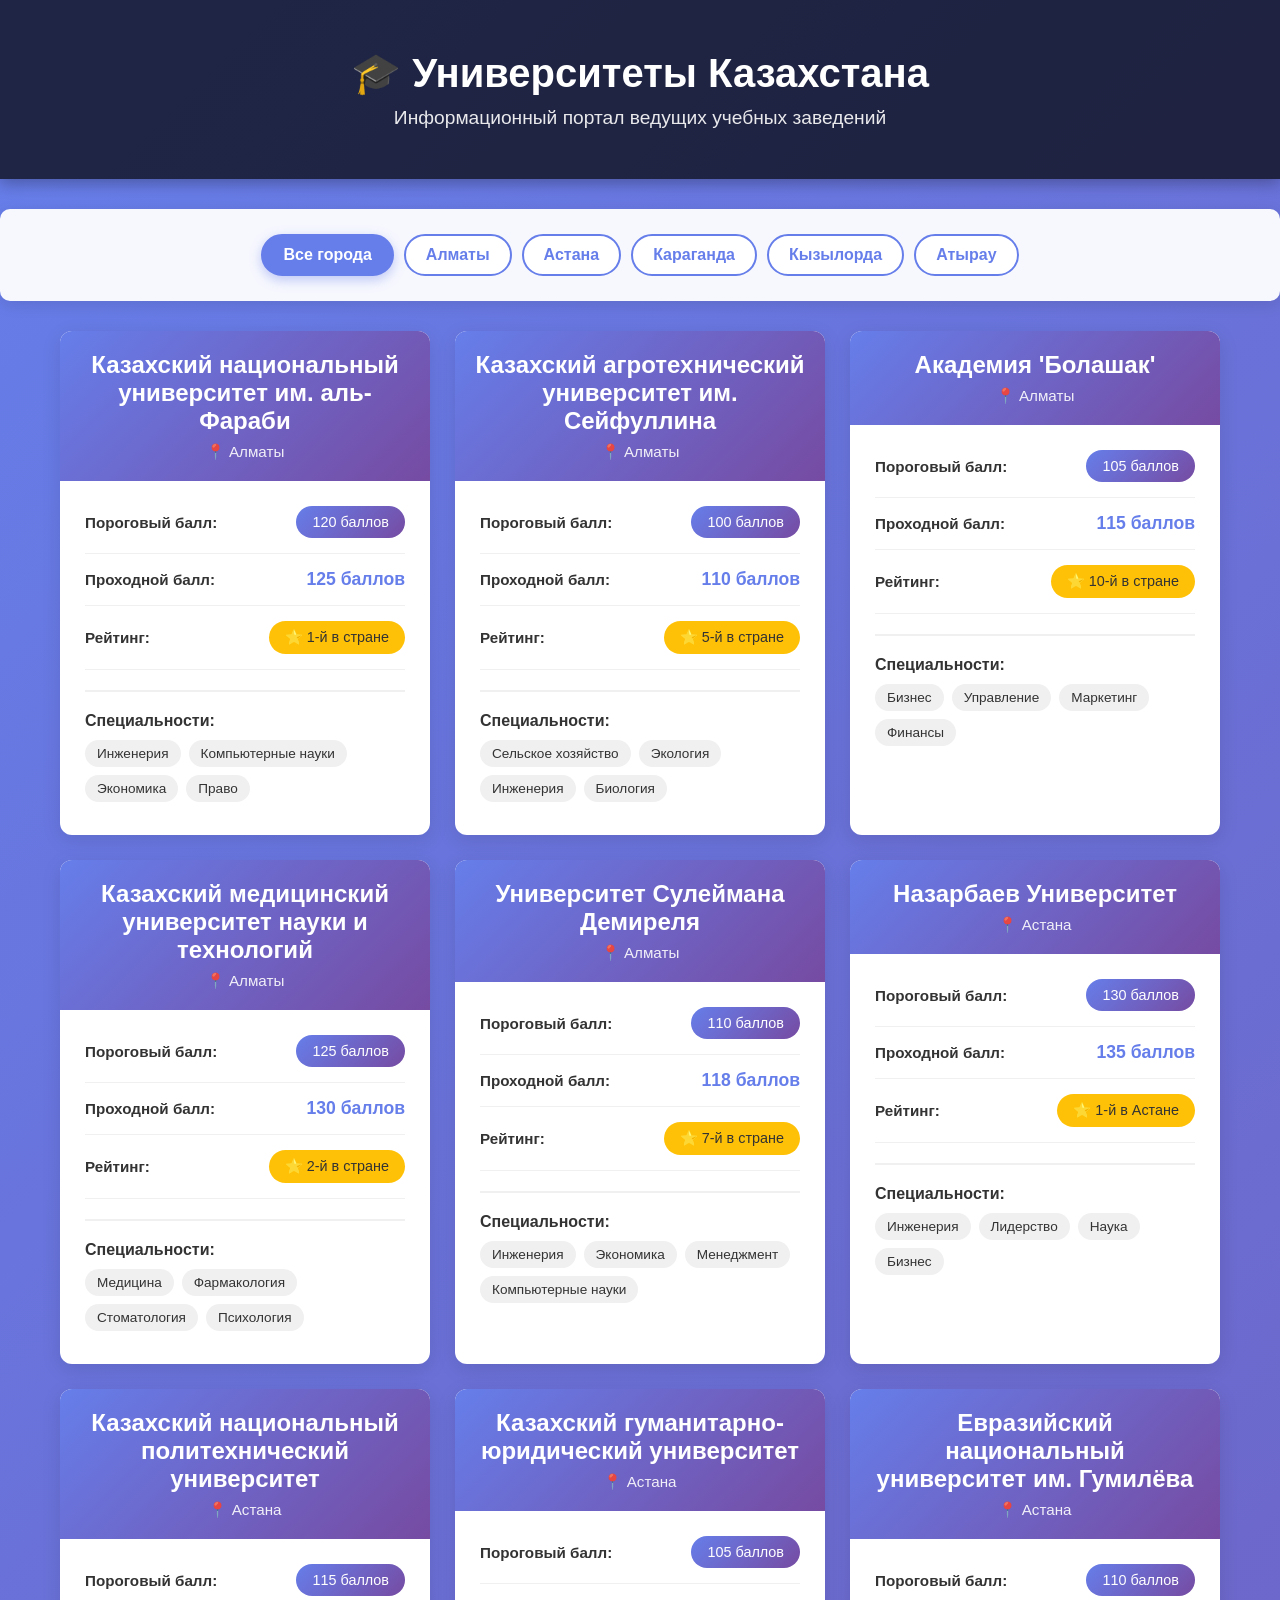
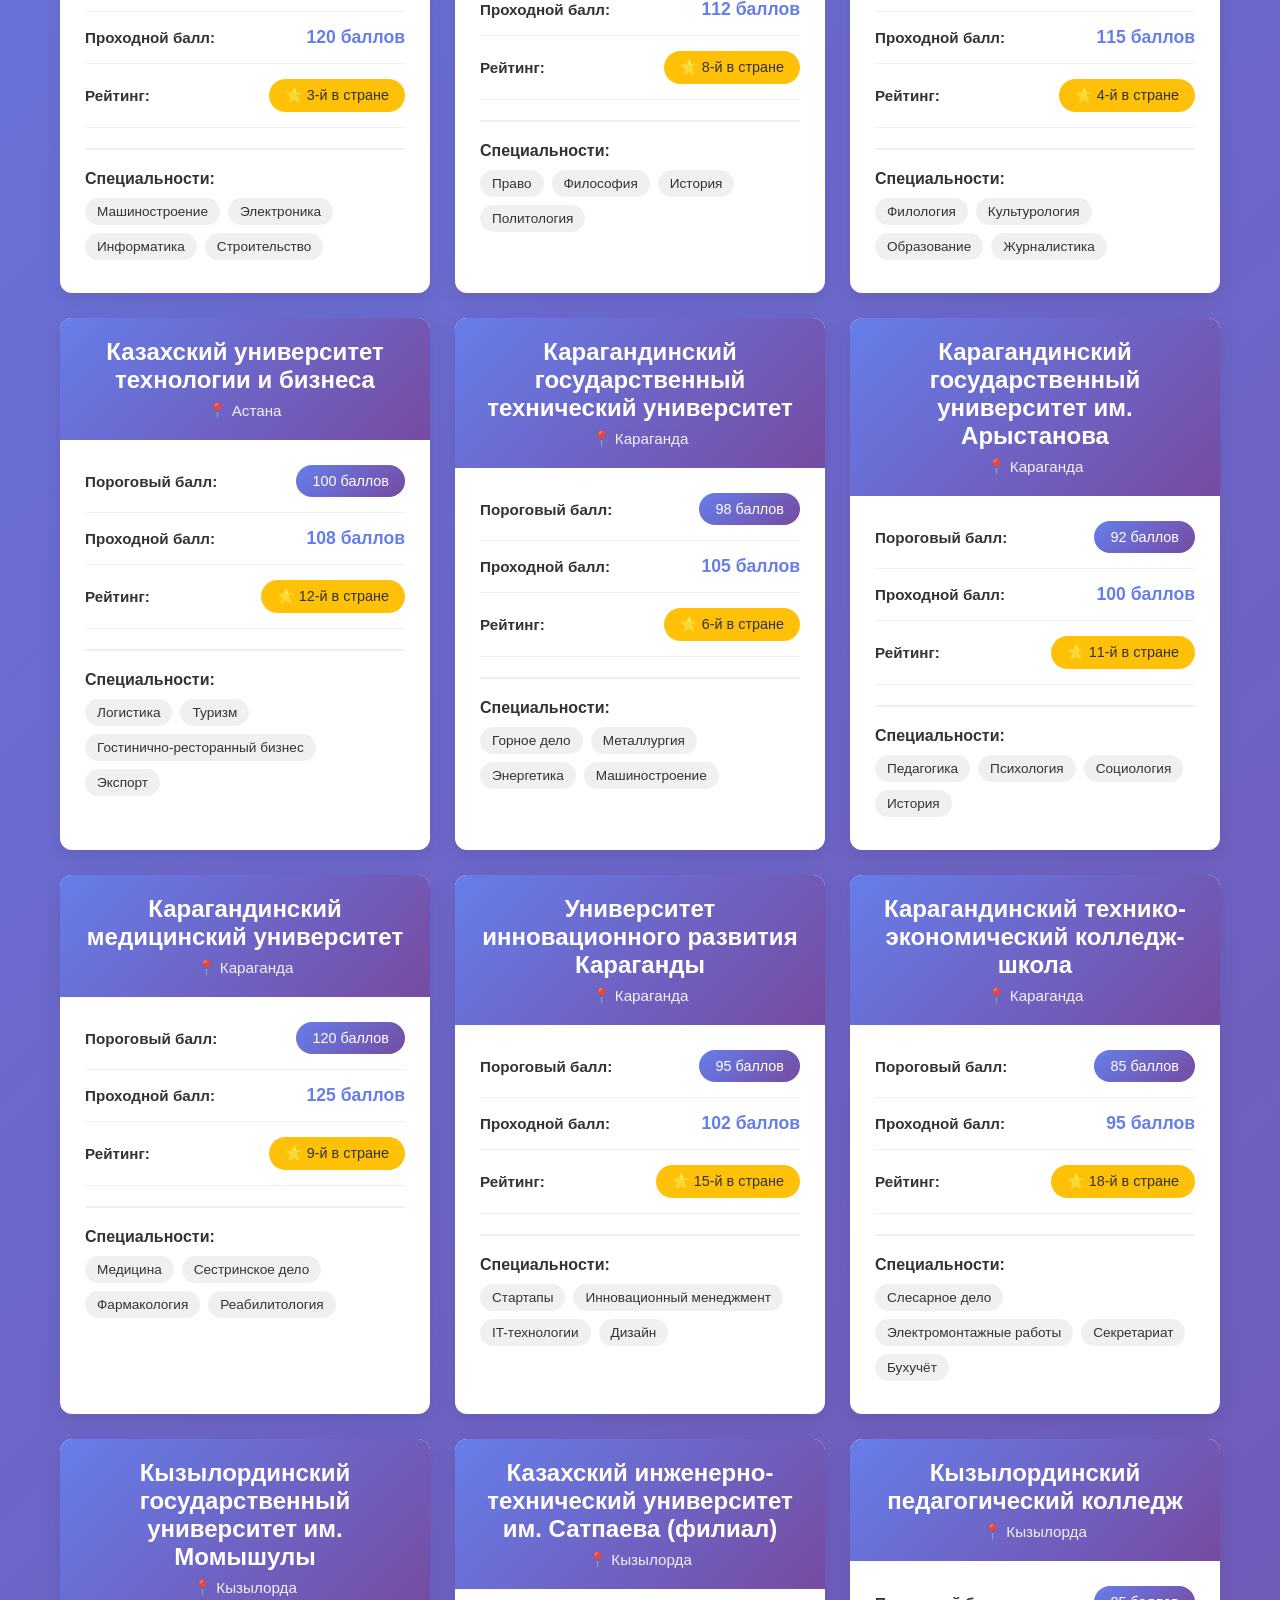
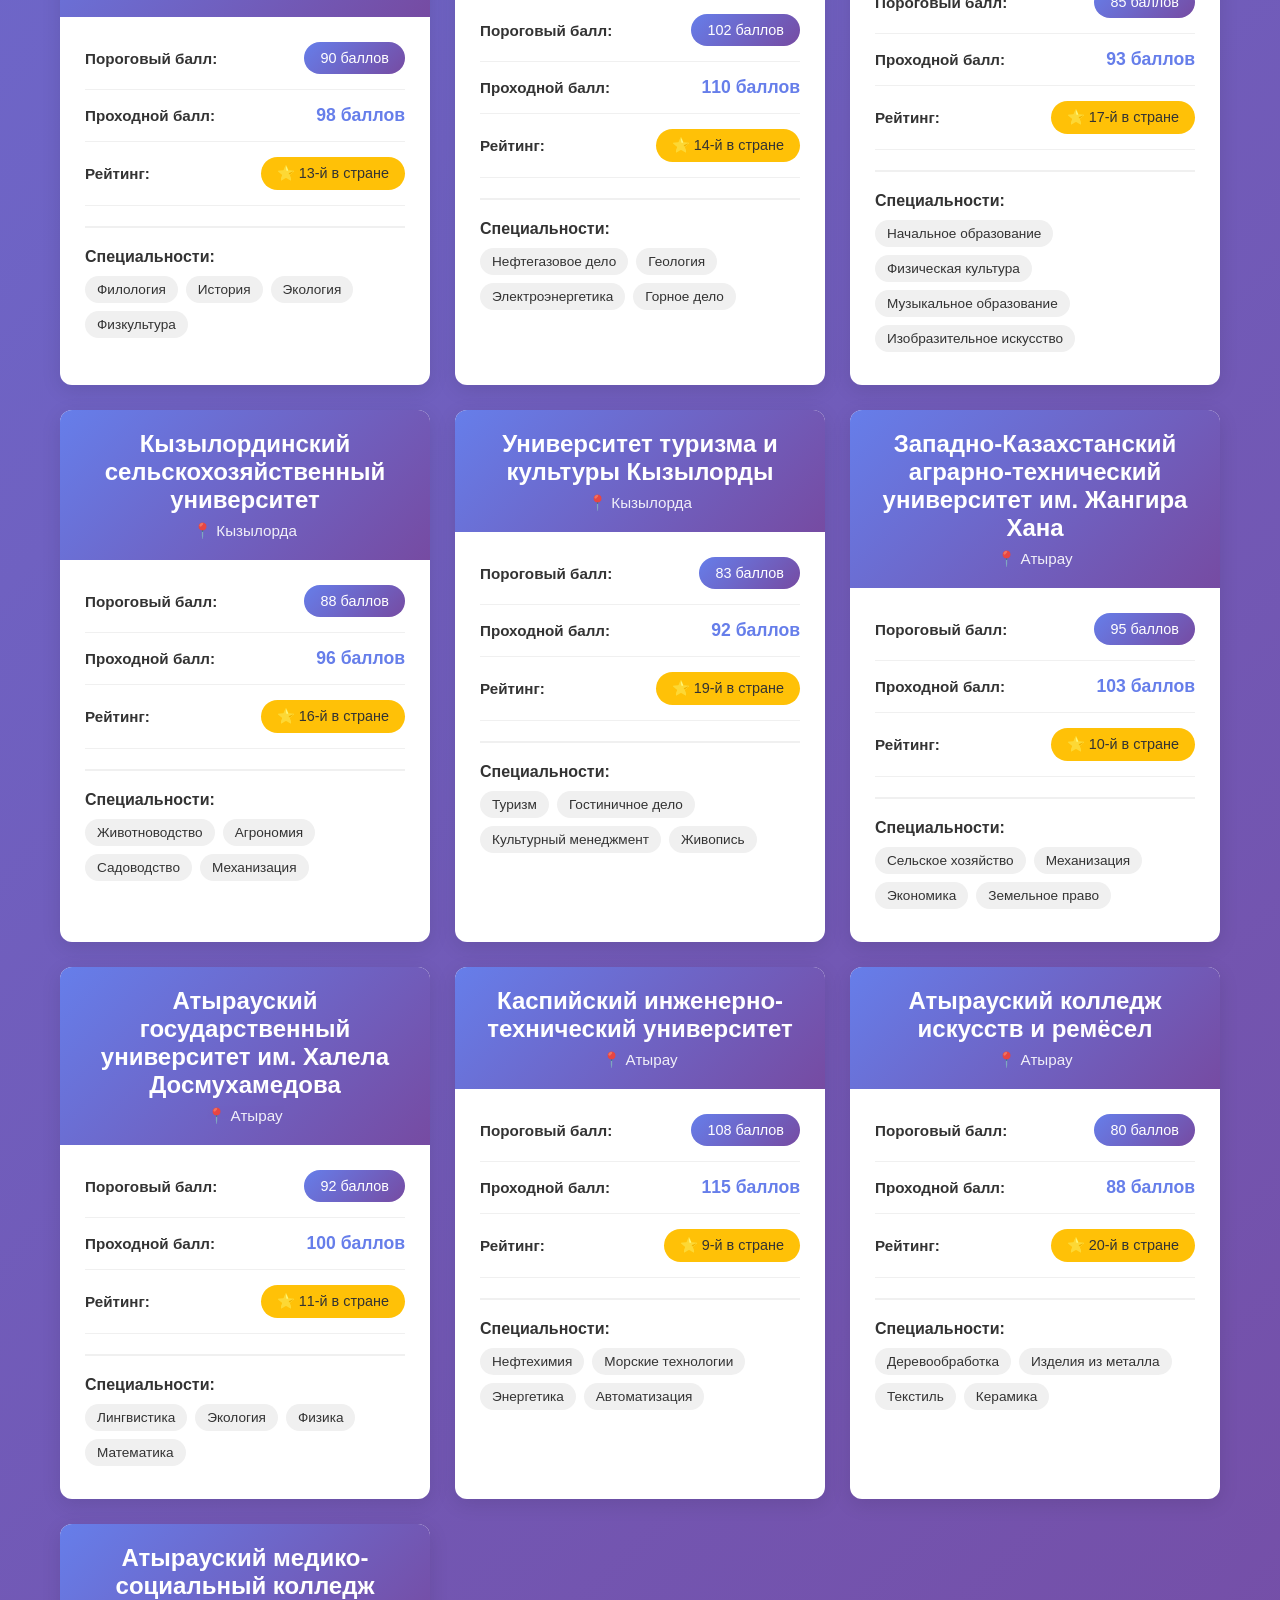
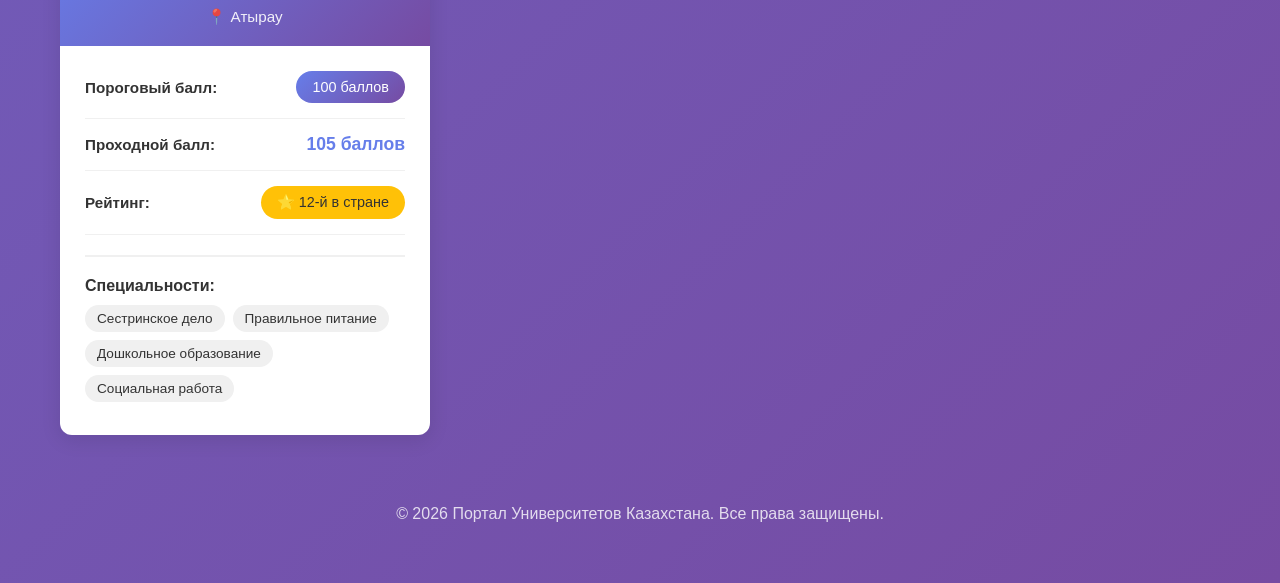
<file: index.html>
<!DOCTYPE html>
<html lang="ru">
<head>
    <meta charset="UTF-8">
    <meta name="viewport" content="width=device-width, initial-scale=1.0">
    <title>Университеты Казахстана</title>
    <link rel="stylesheet" href="style.css">
</head>
<body>
    <header>
        <div class="container">
            <h1>🎓 Университеты Казахстана</h1>
            <p class="subtitle">Информационный портал ведущих учебных заведений</p>
        </div>
    </header>

    <nav class="filter-nav">
        <div class="container">
            <button class="filter-btn active" data-filter="all">Все города</button>
            <button class="filter-btn" data-filter="almaty">Алматы</button>
            <button class="filter-btn" data-filter="astana">Астана</button>
            <button class="filter-btn" data-filter="karaganda">Караганда</button>
            <button class="filter-btn" data-filter="kzyl-orda">Кызылорда</button>
            <button class="filter-btn" data-filter="atyrau">Атырау</button>
        </div>
    </nav>

    <main class="container">
        <div class="universities-grid" id="universitiesGrid">
            <!-- Университеты будут загружены через JavaScript -->
        </div>
    </main>

    <footer>
        <div class="container">
            <p>&copy; 2026 Портал Университетов Казахстана. Все права защищены.</p>
        </div>
    </footer>

    <script src="script.js"></script>
</body>
</html>
</file>
<file: style.css>
* {
  margin: 0;
  padding: 0;
  box-sizing: border-box;
}

body {
  font-family: "Segoe UI", Tahoma, Geneva, Verdana, sans-serif;
  background: linear-gradient(135deg, #667eea 0%, #764ba2 100%);
  min-height: 100vh;
  padding-bottom: 40px;
}

.container {
  max-width: 1200px;
  margin: 0 auto;
  padding: 0 20px;
}

/* Заголовок */
header {
  background: rgba(0, 0, 0, 0.7);
  color: white;
  padding: 50px 0;
  text-align: center;
  box-shadow: 0 4px 15px rgba(0, 0, 0, 0.3);
}

header h1 {
  font-size: 2.5em;
  margin-bottom: 10px;
  font-weight: 700;
}

.subtitle {
  font-size: 1.2em;
  opacity: 0.9;
}

/* Навигация с фильтрами */
.filter-nav {
  background: rgba(255, 255, 255, 0.95);
  padding: 25px 0;
  margin: 30px 0;
  border-radius: 10px;
  box-shadow: 0 4px 15px rgba(0, 0, 0, 0.1);
}

.filter-nav .container {
  display: flex;
  gap: 10px;
  flex-wrap: wrap;
  justify-content: center;
}

.filter-btn {
  padding: 10px 20px;
  border: 2px solid #667eea;
  background: white;
  color: #667eea;
  border-radius: 25px;
  cursor: pointer;
  font-size: 1em;
  font-weight: 600;
  transition: all 0.3s ease;
}

.filter-btn:hover {
  background: #f0f0f0;
  transform: translateY(-2px);
}

.filter-btn.active {
  background: #667eea;
  color: white;
  box-shadow: 0 4px 12px rgba(102, 126, 234, 0.4);
}

/* Сетка университетов */
.universities-grid {
  display: grid;
  grid-template-columns: repeat(auto-fill, minmax(350px, 1fr));
  gap: 25px;
  margin-top: 30px;
}

.university-card {
  background: white;
  border-radius: 12px;
  overflow: hidden;
  box-shadow: 0 5px 20px rgba(0, 0, 0, 0.1);
  transition: all 0.3s ease;
  cursor: pointer;
  opacity: 1;
  transform: scale(1);
}

.university-card:hover {
  transform: translateY(-10px) scale(1.02);
  box-shadow: 0 10px 30px rgba(0, 0, 0, 0.2);
}

.university-card.hidden {
  display: none;
}

.university-header {
  background: linear-gradient(135deg, #667eea 0%, #764ba2 100%);
  color: white;
  padding: 20px;
  text-align: center;
}

.university-name {
  font-size: 1.5em;
  font-weight: 700;
  margin-bottom: 8px;
}

.university-city {
  font-size: 0.95em;
  opacity: 0.9;
  display: flex;
  align-items: center;
  justify-content: center;
  gap: 5px;
}

.university-body {
  padding: 25px;
}

.info-row {
  display: flex;
  justify-content: space-between;
  align-items: center;
  margin-bottom: 15px;
  padding-bottom: 15px;
  border-bottom: 1px solid #f0f0f0;
}

.info-label {
  font-weight: 600;
  color: #333;
  font-size: 0.95em;
}

.info-value {
  color: #667eea;
  font-weight: 700;
  font-size: 1.1em;
}

.score-badge {
  background: linear-gradient(135deg, #667eea 0%, #764ba2 100%);
  color: white;
  padding: 8px 16px;
  border-radius: 20px;
  font-size: 0.9em;
}

.ranking-badge {
  background: #ffc107;
  color: #333;
  padding: 8px 16px;
  border-radius: 20px;
  font-size: 0.9em;
}

.specialties {
  margin-top: 20px;
  padding-top: 20px;
  border-top: 2px solid #f0f0f0;
}

.specialties-label {
  font-weight: 600;
  color: #333;
  margin-bottom: 10px;
  display: block;
}

.specialty-tag {
  display: inline-block;
  background: #f0f0f0;
  color: #333;
  padding: 6px 12px;
  border-radius: 15px;
  font-size: 0.85em;
  margin-right: 8px;
  margin-bottom: 8px;
}

/* Футер */
footer {
  text-align: center;
  color: white;
  padding: 20px;
  margin-top: 50px;
  opacity: 0.8;
}

/* Адаптивность */
@media (max-width: 768px) {
  .universities-grid {
    grid-template-columns: 1fr;
  }

  header h1 {
    font-size: 1.8em;
  }

  .filter-nav .container {
    flex-wrap: wrap;
    gap: 8px;
  }

  .filter-btn {
    padding: 8px 15px;
    font-size: 0.9em;
  }
}
</file>
